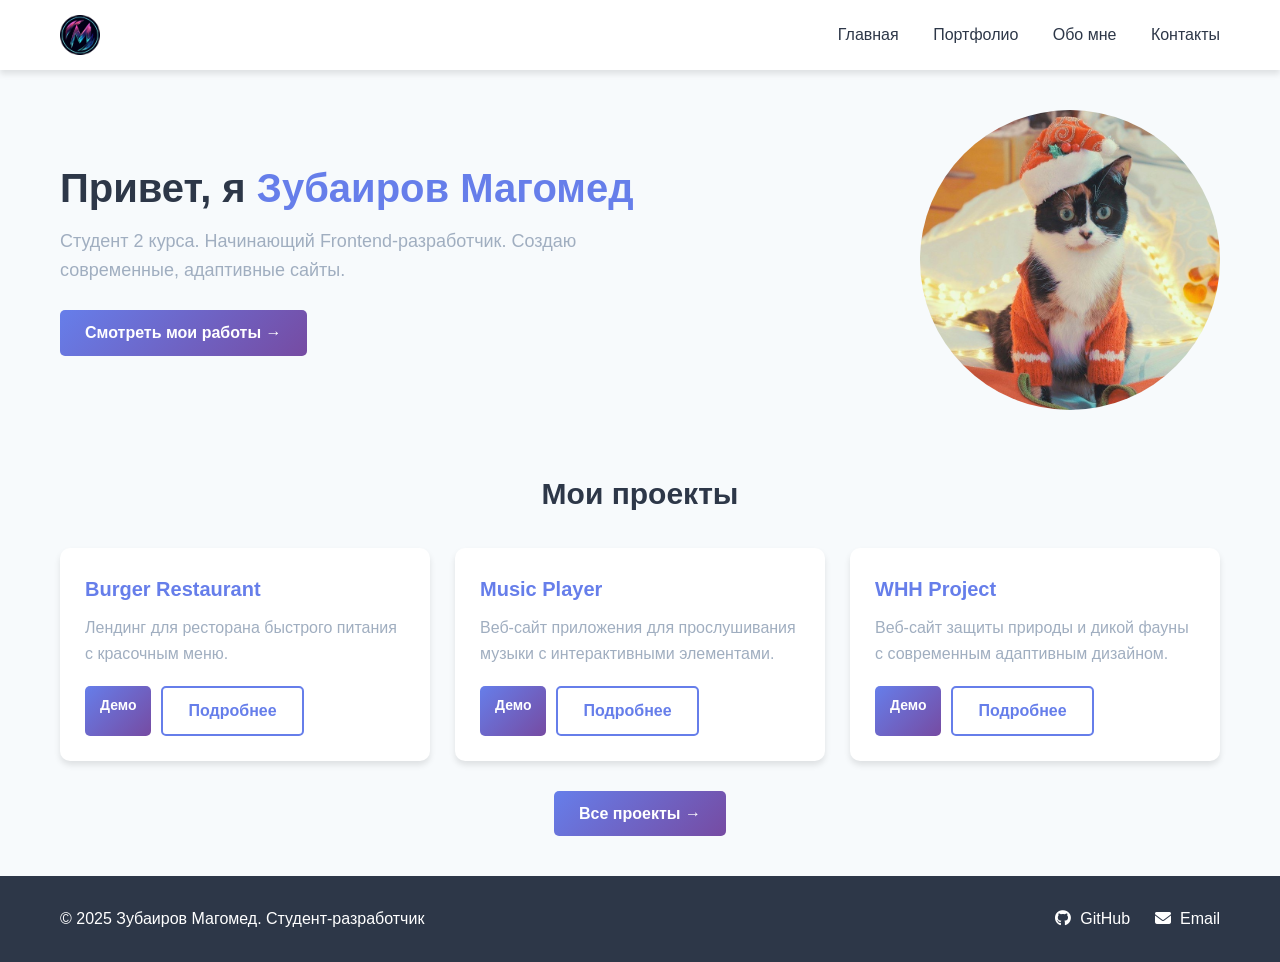
<file: index.html>
<!DOCTYPE html>
<html lang="ru">
<head>
    <meta charset="UTF-8">
    <meta name="viewport" content="width=device-width, initial-scale=1.0">
    <title>Магомед | Главная</title>
    <link rel="stylesheet" href="css/style.css">
    <link rel="stylesheet" href="https://cdnjs.cloudflare.com/ajax/libs/font-awesome/6.4.0/css/all.min.css">
    <link rel="icon" href="images/logo.png">
</head>

<body>
    <header class="header">
        <div class="container">
            <a href="index.html" class="logo">
                <img src="images/logo.png" alt="Логотип">
            </a>
            <nav class="nav">
                <a href="index.html" class="nav__link">Главная</a>
                <a href="portfolio.html" class="nav__link">Портфолио</a>
                <a href="about.html" class="nav__link">Обо мне</a>
                <a href="contacts.html" class="nav__link">Контакты</a>
            </nav>
        </div>
    </header>

    <main class="main">
        <div class="container">
            <section class="hero">
                <div class="hero-content">
                    <h1 class="hero-title">Привет, я <span class="highlight">Зубаиров Магомед</span></h1>
                    <p class="hero-subtitle">Студент 2 курса. Начинающий Frontend-разработчик. Создаю современные, адаптивные сайты.</p>
                    <a href="portfolio.html" class="btn">Смотреть мои работы →</a>
                </div>
                <img src="images/Куки.jpg" alt="Фото профиля" class="hero-image">
            </section>

            <section class="preview-projects">
                <h2 class="section-title">Мои проекты</h2>
                <div class="projects-grid">
                    
                    <!-- ПРОЕКТ 1: Burger -->
                    <div class="project-card">
                        <h3>Burger Restaurant</h3>
                        <p>Лендинг для ресторана быстрого питания с красочным меню.</p>
                        <div class="project-links">
                            <a href="https://magomed007.github.io/burger/" target="_blank" class="btn btn-small">Демо</a>
                            <a href="portfolio.html#burger" class="btn btn-outline">Подробнее</a>
                        </div>
                    </div>
                    
                    <!-- ПРОЕКТ 2: Music Player -->
                    <div class="project-card">
                        <h3>Music Player</h3>
                        <p>Веб-сайт приложения для прослушивания музыки с интерактивными элементами.</p>
                        <div class="project-links">
                            <a href="https://magomed007.github.io/music-player/" target="_blank" class="btn btn-small">Демо</a>
                            <a href="portfolio.html#music" class="btn btn-outline">Подробнее</a>
                        </div>
                    </div>
                    
                    <!-- ПРОЕКТ 3: WHH -->
                    <div class="project-card">
                        <h3>WHH Project</h3>
                        <p>Веб-сайт защиты природы и дикой фауны с современным адаптивным дизайном.</p>
                        <div class="project-links">
                            <a href="https://magomed007.github.io/WHH/" target="_blank" class="btn btn-small">Демо</a>
                            <a href="portfolio.html#whh" class="btn btn-outline">Подробнее</a>
                        </div>
                    </div>
                </div>
                
                <div class="text-center" style="margin-top: 3rem;">
                    <a href="portfolio.html" class="btn">Все проекты →</a>
                </div>
            </section>
        </div>
    </main>

    <footer class="footer">
        <div class="container">
            <div class="footer-content">
                <p>&copy; 2025 Зубаиров Магомед. Студент-разработчик</p>
                <div class="social-links">
                    <a href="https://github.com/magomed007" target="_blank">
                        <i class="fab fa-github"></i> GitHub
                    </a>
                    <a href="https://e.mail.ru/compose/?to=mister-maga02@mail.ru&subject=Вопрос%20с%20сайта-портфолио" target="_blank">
                        <i class="fas fa-envelope"></i> Email
                    </a>
                </div>
            </div>
        </div>
    </footer>
</body>
</html>
</file>
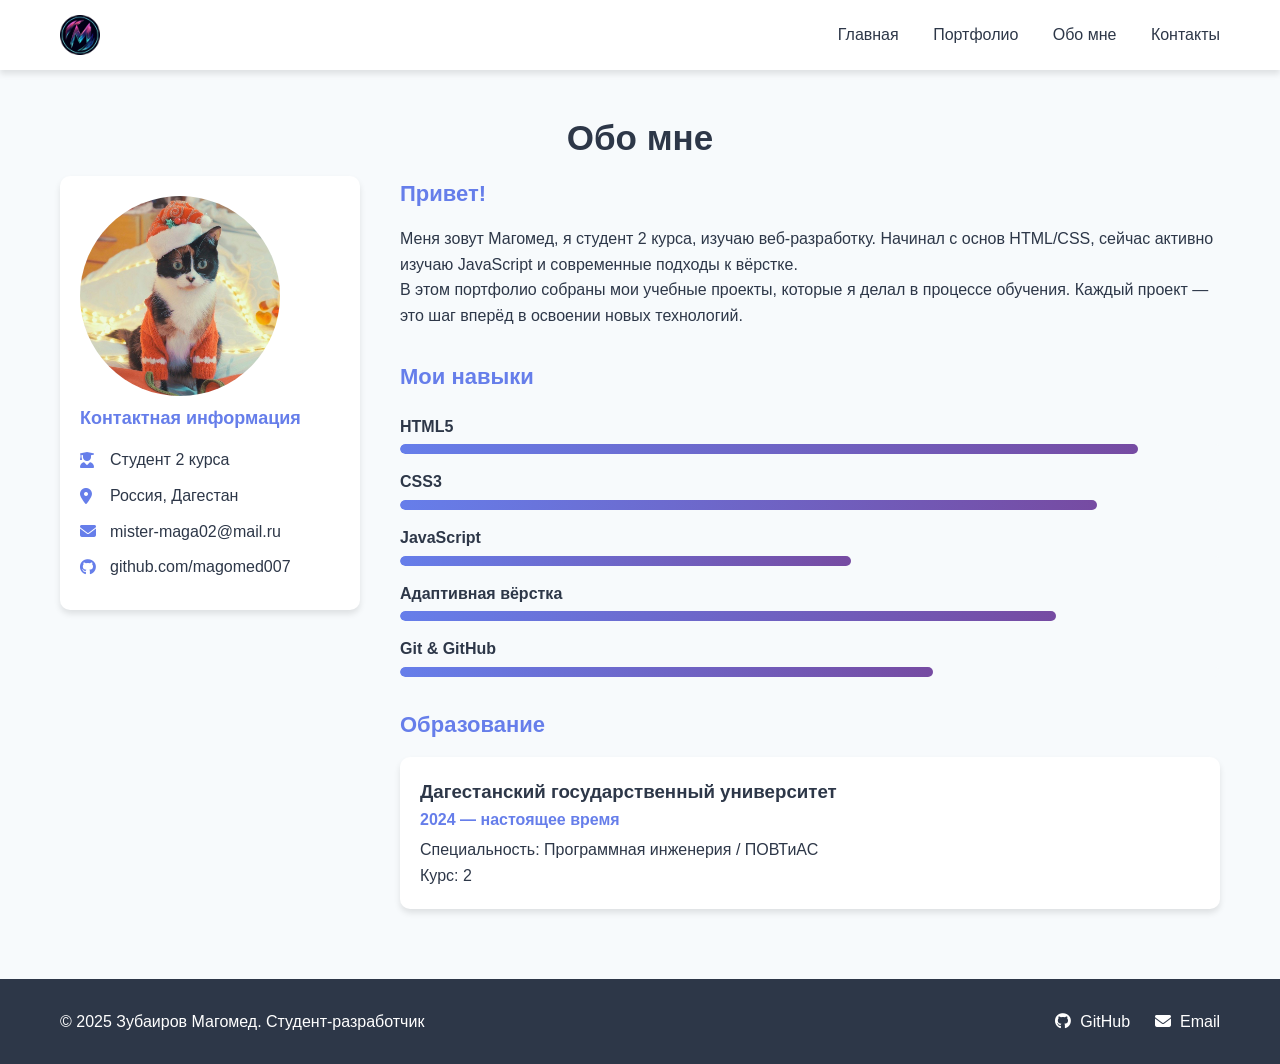
<file: about.html>
<!DOCTYPE html>
<html lang="ru">
<head>
    <meta charset="UTF-8">
    <meta name="viewport" content="width=device-width, initial-scale=1.0">
    <title>Магомед | Обо мне</title>
    <link rel="stylesheet" href="css/style.css">
    <link rel="stylesheet" href="https://cdnjs.cloudflare.com/ajax/libs/font-awesome/6.4.0/css/all.min.css">
    <link rel="icon" href="images/logo.png">
</head>

<body>
    <header class="header">
        <div class="container">
            <a href="index.html" class="logo">
                <img src="images/logo.png" alt="Логотип">
            </a>
            <nav class="nav">
                <a href="index.html" class="nav__link">Главная</a>
                <a href="portfolio.html" class="nav__link">Портфолио</a>
                <a href="about.html" class="nav__link">Обо мне</a>
                <a href="contacts.html" class="nav__link">Контакты</a>
            </nav>
        </div>
    </header>

    <main class="main">
        <div class="container">
            <h1 class="page-title">Обо мне</h1>
            
            <div class="about-content">
                <div class="about-sidebar">
                    <img src="images/Куки.jpg" alt="Фото профиля" class="about-image">
                    
                    <div class="contact-info">
                        <h3>Контактная информация</h3>
                        <p><i class="fas fa-user-graduate"></i> Студент 2 курса</p>
                        <p><i class="fas fa-map-marker-alt"></i> Россия, Дагестан</p>
                        <p><i class="fas fa-envelope"></i> mister-maga02@mail.ru</p>
                        <p><i class="fab fa-github"></i> github.com/magomed007</p>
                    </div>
                </div>
                
                <div class="about-main">
                    <section class="about-section">
                        <h2>Привет!</h2>
                        <p>Меня зовут Магомед, я студент 2 курса, изучаю веб-разработку. Начинал с основ HTML/CSS, сейчас активно изучаю JavaScript и современные подходы к вёрстке.</p>
                        <p>В этом портфолио собраны мои учебные проекты, которые я делал в процессе обучения. Каждый проект — это шаг вперёд в освоении новых технологий.</p>
                    </section>
                    
                    <section class="about-section">
                        <h2>Мои навыки</h2>
                        <div class="skills">
                            <div class="skill">
                                <span class="skill-name">HTML5</span>
                                <div class="skill-bar">
                                    <div class="skill-level" style="width: 90%;"></div>
                                </div>
                            </div>
                            <div class="skill">
                                <span class="skill-name">CSS3</span>
                                <div class="skill-bar">
                                    <div class="skill-level" style="width: 85%;"></div>
                                </div>
                            </div>
                            <div class="skill">
                                <span class="skill-name">JavaScript</span>
                                <div class="skill-bar">
                                    <div class="skill-level" style="width: 55%;"></div>
                                </div>
                            </div>
                            <div class="skill">
                                <span class="skill-name">Адаптивная вёрстка</span>
                                <div class="skill-bar">
                                    <div class="skill-level" style="width: 80%;"></div>
                                </div>
                            </div>
                            <div class="skill">
                                <span class="skill-name">Git & GitHub</span>
                                <div class="skill-bar">
                                    <div class="skill-level" style="width: 65%;"></div>
                                </div>
                            </div>
                        </div>
                    </section>
                    
                    <section class="about-section">
                        <h2>Образование</h2>
                        <div class="education-item">
                            <h3>Дагестанский государственный университет</h3>
                            <p class="education-period">2024 — настоящее время</p>
                            <p>Специальность: Программная инженерия / ПОВТиАС</p>
                            <p>Курс: 2</p>
                        </div>
                    </section>
                </div>
            </div>
        </div>
    </main>

    <footer class="footer">
        <div class="container">
            <div class="footer-content">
                <p>&copy; 2025 Зубаиров Магомед. Студент-разработчик</p>
                <div class="social-links">
                    <a href="https://github.com/magomed007" target="_blank">
                        <i class="fab fa-github"></i> GitHub
                    </a>
                    <a href="https://e.mail.ru/compose/?to=mister-maga02@mail.ru&subject=Вопрос%20с%20сайта-портфолио" target="_blank">
                        <i class="fas fa-envelope"></i> Email
                    </a>
                </div>
            </div>
        </div>
    </footer>
</body>
</html>
</file>
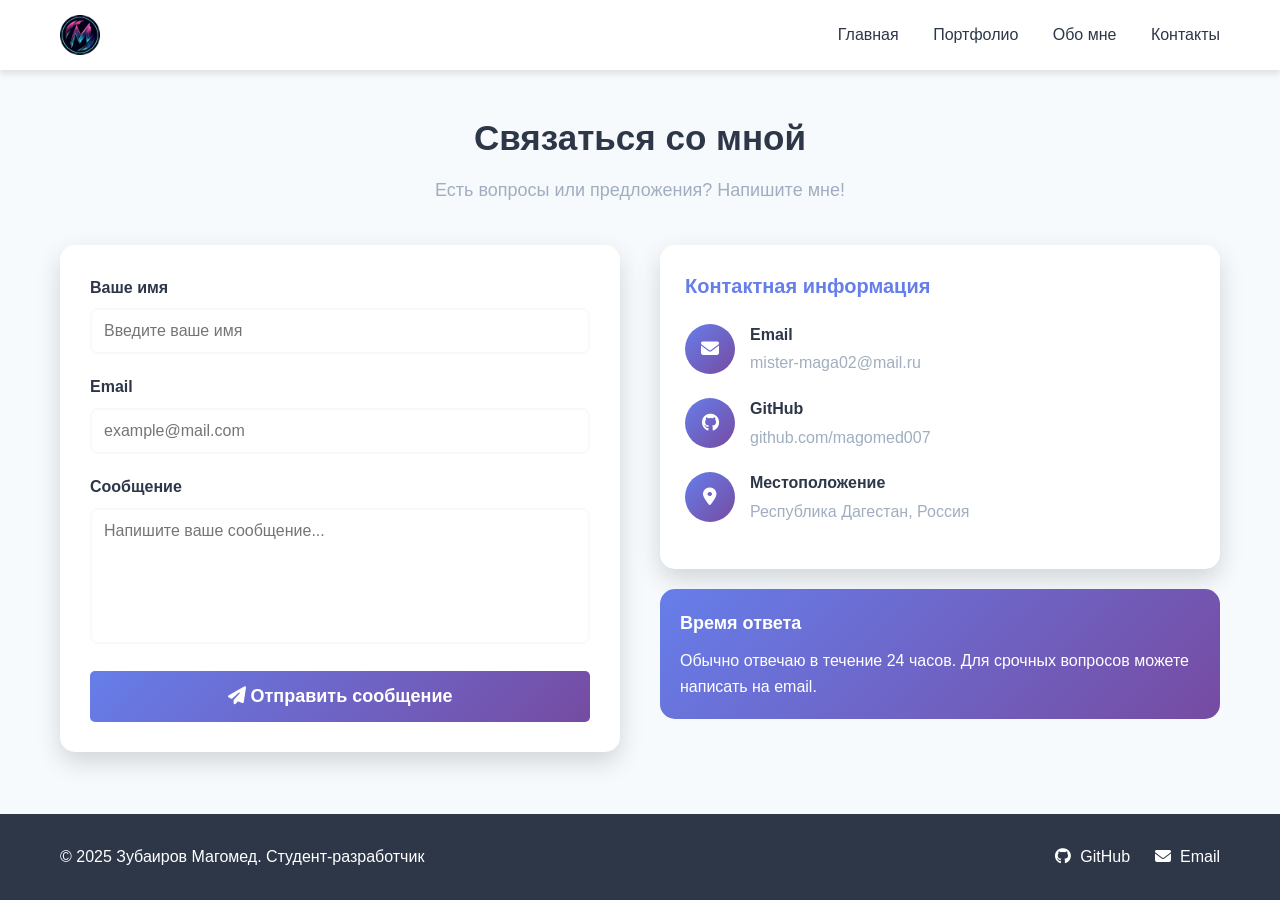
<file: contacts.html>
<!DOCTYPE html>
<html lang="ru">
<head>
    <meta charset="UTF-8">
    <meta name="viewport" content="width=device-width, initial-scale=1.0">
    <title>Магомед | Контакты</title>
    <link rel="stylesheet" href="css/style.css">
    <link rel="stylesheet" href="https://cdnjs.cloudflare.com/ajax/libs/font-awesome/6.4.0/css/all.min.css">
    <link rel="icon" href="images/logo.png">
</head>

<body>
    <header class="header">
        <div class="container">
            <a href="index.html" class="logo">
                <img src="images/logo.png" alt="Логотип">
            </a>
            <nav class="nav">
                <a href="index.html" class="nav__link">Главная</a>
                <a href="portfolio.html" class="nav__link">Портфолио</a>
                <a href="about.html" class="nav__link">Обо мне</a>
                <a href="contacts.html" class="nav__link">Контакты</a>
            </nav>
        </div>
    </header>

    <main class="main">
        <div class="container">
            <h1 class="page-title">Связаться со мной</h1>
            <p class="page-subtitle">Есть вопросы или предложения? Напишите мне!</p>
            
            <div class="contacts-content">
                <div class="contact-form-section">
                    <form class="contact-form">
                        <div class="form-group">
                            <label for="name">Ваше имя</label>
                            <input type="text" id="name" name="name" placeholder="Введите ваше имя" required>
                        </div>
                        
                        <div class="form-group">
                            <label for="email">Email</label>
                            <input type="email" id="email" name="email" placeholder="example@mail.com" required>
                        </div>
                        
                        <div class="form-group">
                            <label for="message">Сообщение</label>
                            <textarea id="message" name="message" rows="6" placeholder="Напишите ваше сообщение..." required></textarea>
                        </div>
                        
                        <button type="submit" class="btn btn-submit">
                            <i class="fas fa-paper-plane"></i> Отправить сообщение
                        </button>
                    </form>
                </div>
                
                <div class="contact-info-section">
                    <div class="contact-card">
                        <h3>Контактная информация</h3>
                        
                        <div class="contact-item">
                            <div class="contact-icon">
                                <i class="fas fa-envelope"></i>
                            </div>
                            <div class="contact-details">
                                <h4>Email</h4>
                                <a href="https://e.mail.ru/compose/?to=mister-maga02@mail.ru&subject=Вопрос%20с%20сайта-портфолио" target="_blank">
                                    mister-maga02@mail.ru
                                </a>
                            </div>
                        </div>
                        
                        <div class="contact-item">
                            <div class="contact-icon">
                                <i class="fab fa-github"></i>
                            </div>
                            <div class="contact-details">
                                <h4>GitHub</h4>
                                <a href="https://github.com/magomed007" target="_blank">github.com/magomed007</a>
                            </div>
                        </div>
                        
                        <div class="contact-item">
                            <div class="contact-icon">
                                <i class="fas fa-map-marker-alt"></i>
                            </div>
                            <div class="contact-details">
                                <h4>Местоположение</h4>
                                <p>Республика Дагестан, Россия</p>
                            </div>
                        </div>
                    </div>
                    
                    <div class="contact-note">
                        <h4>Время ответа</h4>
                        <p>Обычно отвечаю в течение 24 часов. Для срочных вопросов можете написать на email.</p>
                    </div>
                </div>
            </div>
        </div>
    </main>

    <footer class="footer">
        <div class="container">
            <div class="footer-content">
                <p>&copy; 2025 Зубаиров Магомед. Студент-разработчик</p>
                <div class="social-links">
                    <a href="https://github.com/magomed007" target="_blank">
                        <i class="fab fa-github"></i> GitHub
                    </a>
                    <a href="https://e.mail.ru/compose/?to=mister-maga02@mail.ru&subject=Вопрос%20с%20сайта-портфолио" target="_blank">
                        <i class="fas fa-envelope"></i> Email
                    </a>
                </div>
            </div>
        </div>
    </footer>
</body>
</html>
</file>
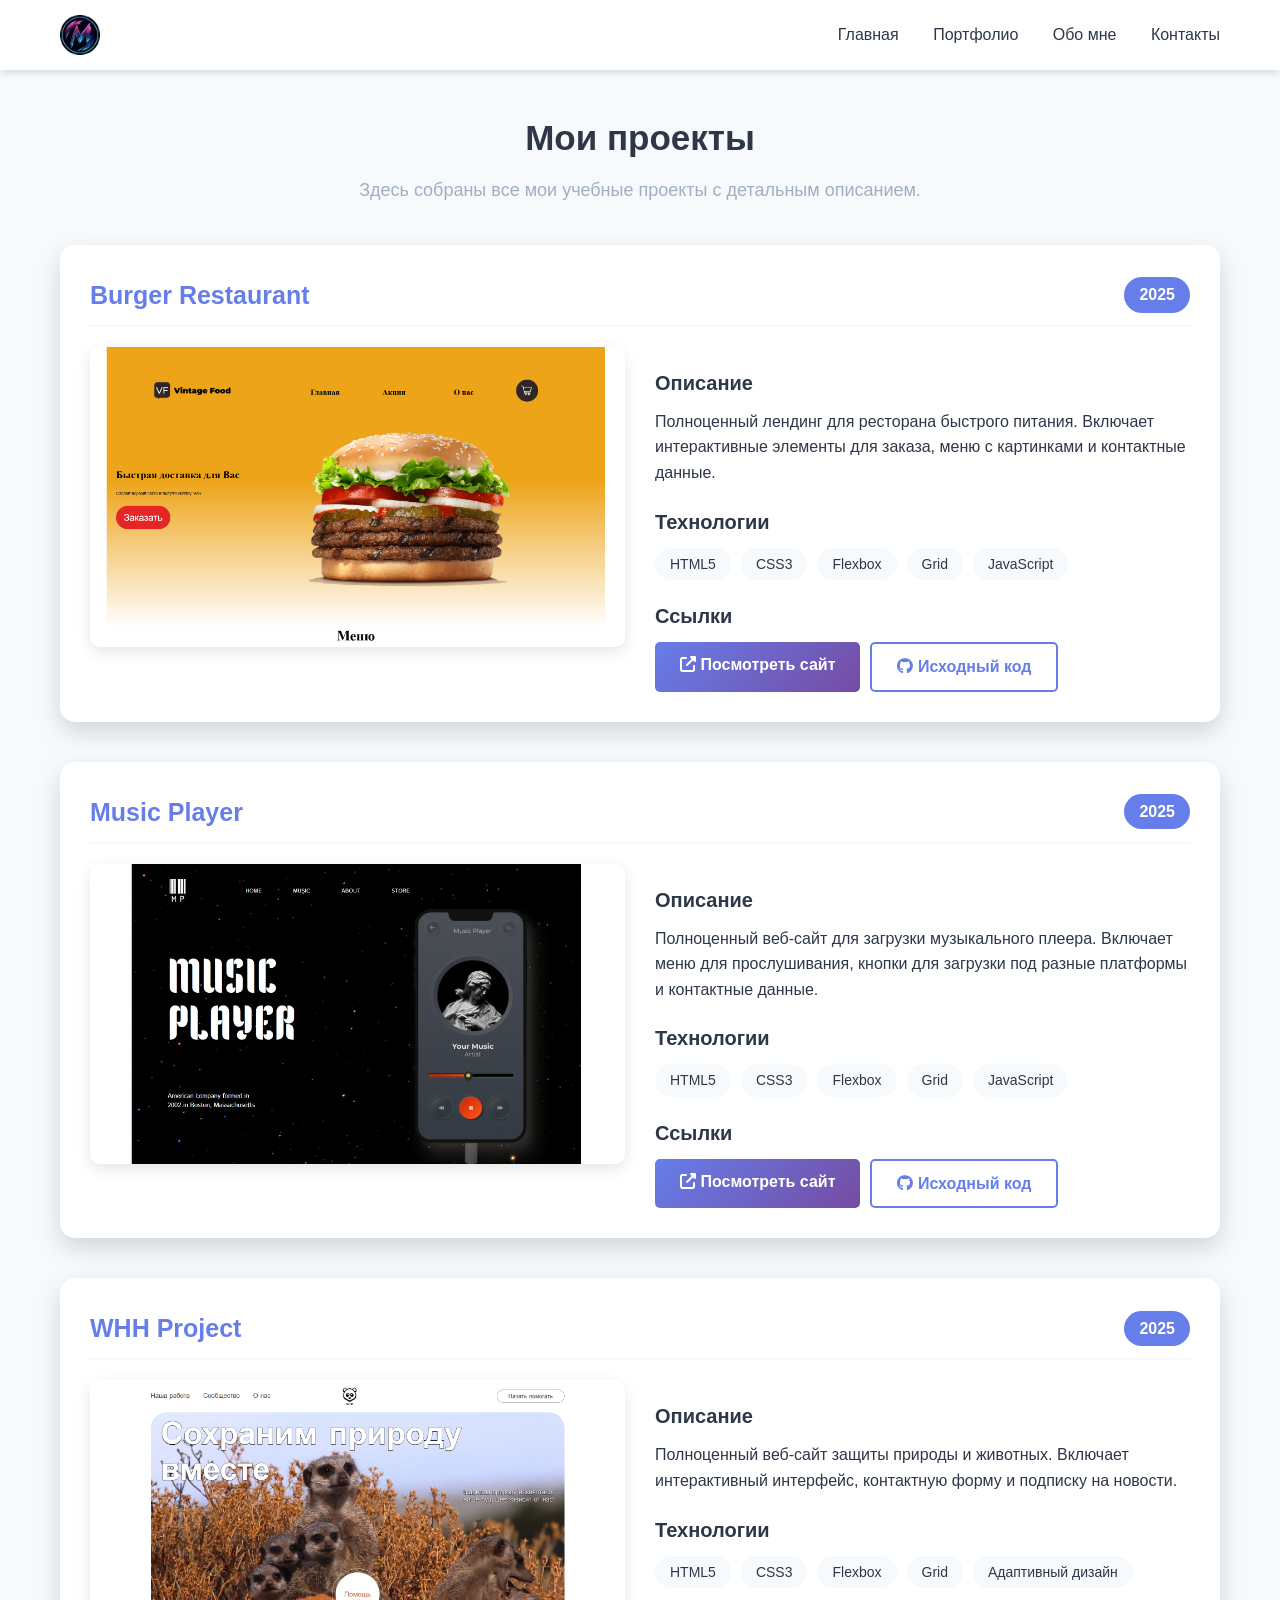
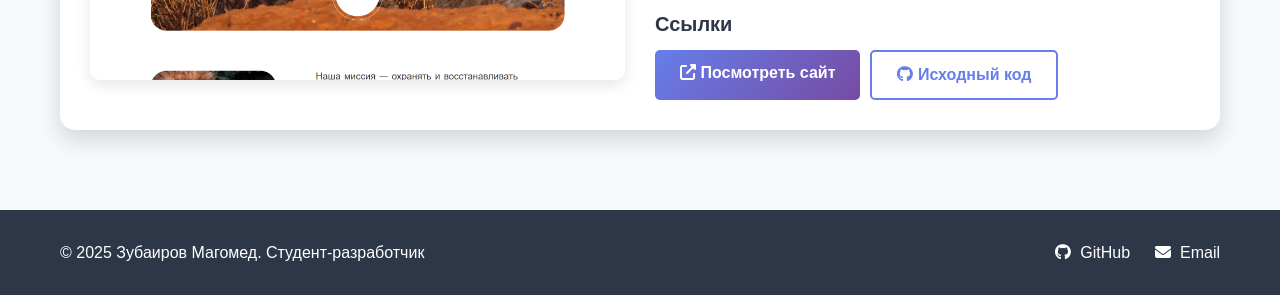
<file: portfolio.html>
<!DOCTYPE html>
<html lang="ru">
<head>
    <meta charset="UTF-8">
    <meta name="viewport" content="width=device-width, initial-scale=1.0">
    <title>Магомед | Портфолио</title>
    <link rel="stylesheet" href="css/style.css">
    <link rel="stylesheet" href="https://cdnjs.cloudflare.com/ajax/libs/font-awesome/6.4.0/css/all.min.css">
    <link rel="icon" href="images/logo.png">
</head>

<body>
    <header class="header">
        <div class="container">
            <a href="index.html" class="logo">
                <img src="images/logo.png" alt="Логотип">
            </a>
            <nav class="nav">
                <a href="index.html" class="nav__link">Главная</a>
                <a href="portfolio.html" class="nav__link">Портфолио</a>
                <a href="about.html" class="nav__link">Обо мне</a>
                <a href="contacts.html" class="nav__link">Контакты</a>
            </nav>
        </div>
    </header>

    <main class="main">
        <div class="container">
            <h1 class="page-title">Мои проекты</h1>
            <p class="page-subtitle">Здесь собраны все мои учебные проекты с детальным описанием.</p>
            
            <!-- ПРОЕКТ 1: Burger -->
            <section id="burger" class="project-detail">
                <div class="project-header">
                    <h2>Burger Restaurant</h2>
                    <span class="project-date">2025</span>
                </div>
                <div class="project-content">
                    <div class="project-image">
                        <img 
                            src="images/magomed007.github.io_burger_.png" 
                            alt="Скриншот сайта Burger Restaurant" 
                            class="project-screenshot"
                        >
                    </div>
                    <div class="project-info">
                        <h3>Описание</h3>
                        <p>Полноценный лендинг для ресторана быстрого питания. Включает интерактивные элементы для заказа, меню с картинками и контактные данные.</p>
                        
                        <h3>Технологии</h3>
                        <div class="tech-tags">
                            <span class="tag">HTML5</span>
                            <span class="tag">CSS3</span>
                            <span class="tag">Flexbox</span>
                            <span class="tag">Grid</span>
                            <span class="tag">JavaScript</span>
                        </div>
                        
                        <h3>Ссылки</h3>
                        <div class="project-links">
                            <a href="https://magomed007.github.io/burger/" target="_blank" class="btn">
                                <i class="fas fa-external-link-alt"></i> Посмотреть сайт
                            </a>
                            <a href="https://github.com/magomed007/burger" target="_blank" class="btn btn-outline">
                                <i class="fab fa-github"></i> Исходный код
                            </a>
                        </div>
                    </div>
                </div>
            </section>
            
            <!-- ПРОЕКТ 2: Music Player -->
            <section id="music" class="project-detail">
                <div class="project-header">
                    <h2>Music Player</h2>
                    <span class="project-date">2025</span>
                </div>
                <div class="project-content">
                    <div class="project-image">
                        <img 
                            src="images/magomed007.github.io_music-player_.png" 
                            alt="Скриншот сайта Music Player" 
                            class="project-screenshot"
                        >
                    </div>
                    <div class="project-info">
                        <h3>Описание</h3>
                        <p>Полноценный веб-сайт для загрузки музыкального плеера. Включает меню для прослушивания, кнопки для загрузки под разные платформы и контактные данные.</p>
                        
                        <h3>Технологии</h3>
                        <div class="tech-tags">
                            <span class="tag">HTML5</span>
                            <span class="tag">CSS3</span>
                            <span class="tag">Flexbox</span>
                            <span class="tag">Grid</span>
                            <span class="tag">JavaScript</span>
                        </div>
                        
                        <h3>Ссылки</h3>
                        <div class="project-links">
                            <a href="https://magomed007.github.io/music-player/" target="_blank" class="btn">
                                <i class="fas fa-external-link-alt"></i> Посмотреть сайт
                            </a>
                            <a href="https://github.com/magomed007/music-player" target="_blank" class="btn btn-outline">
                                <i class="fab fa-github"></i> Исходный код
                            </a>
                        </div>
                    </div>
                </div>
            </section>

            <!-- ПРОЕКТ 3: WHH -->
            <section id="whh" class="project-detail">
                <div class="project-header">
                    <h2>WHH Project</h2>
                    <span class="project-date">2025</span>
                </div>
                <div class="project-content">
                    <div class="project-image">
                        <img 
                            src="images/magomed007.github.io_WHH_.png" 
                            alt="Скриншот сайта WHH Project" 
                            class="project-screenshot"
                        >
                    </div>
                    <div class="project-info">
                        <h3>Описание</h3>
                        <p>Полноценный веб-сайт защиты природы и животных. Включает интерактивный интерфейс, контактную форму и подписку на новости.</p>
                        
                        <h3>Технологии</h3>
                        <div class="tech-tags">
                            <span class="tag">HTML5</span>
                            <span class="tag">CSS3</span>
                            <span class="tag">Flexbox</span>
                            <span class="tag">Grid</span>
                            <span class="tag">Адаптивный дизайн</span>
                        </div>
                        
                        <h3>Ссылки</h3>
                        <div class="project-links">
                            <a href="https://magomed007.github.io/WHH/" target="_blank" class="btn">
                                <i class="fas fa-external-link-alt"></i> Посмотреть сайт
                            </a>
                            <a href="https://github.com/magomed007/WHH" target="_blank" class="btn btn-outline">
                                <i class="fab fa-github"></i> Исходный код
                            </a>
                        </div>
                    </div>
                </div>
            </section>

        </div>
    </main>

    <footer class="footer">
        <div class="container">
            <div class="footer-content">
                <p>&copy; 2025 Зубаиров Магомед. Студент-разработчик</p>
                <div class="social-links">
                    <a href="https://github.com/magomed007" target="_blank">
                        <i class="fab fa-github"></i> GitHub
                    </a>
                    <a href="https://e.mail.ru/compose/?to=mister-maga02@mail.ru&subject=Вопрос%20с%20сайта-портфолио" target="_blank">
                        <i class="fas fa-envelope"></i> Email
                    </a>
                </div>
            </div>
        </div>
    </footer>
</body>
</html>
</file>
<file: css/style.css>
:root {
    font-size: 62.5%;
    
    --primary: #667eea;
    --primary-dark: #5a67d8;
    --secondary: #764ba2;
    --dark: #2d3748;
    --light: #f7fafc;
    --gray: #a0aec0;
    --white: #ffffff;
    
    --shadow: 0 4px 6px rgba(0, 0, 0, 0.1);
    --shadow-lg: 0 10px 25px rgba(0, 0, 0, 0.15);
}

* {
    margin: 0;
    padding: 0;
    box-sizing: border-box;
}

html {
    scroll-behavior: smooth;
}

body {
    font-family: 'Segoe UI', Tahoma, Geneva, Verdana, sans-serif;
    font-size: 1.6rem;
    line-height: 1.6;
    color: var(--dark);
    background-color: var(--light);
    min-height: 100vh;
    display: flex;
    flex-direction: column;
}

.container {
    width: 100%;
    max-width: 1200px;
    margin: 0 auto;
    padding: 0 2rem;
}

.header {
    background: var(--white);
    box-shadow: var(--shadow);
    padding: 1.5rem 0;
    position: sticky;
    top: 0;
    z-index: 1000;
}

.header .container {
    display: flex;
    justify-content: space-between;
    align-items: center;
}

.logo {
    display: flex;
    align-items: center;
}

.logo img {
    height: 40px;
    width: auto;
    display: block;
}

.nav__link {
    color: var(--dark);
    text-decoration: none;
    margin-left: 3rem;
    font-weight: 500;
    transition: color 0.3s;
}

.nav__link:hover {
    color: var(--primary);
}

.main {
    flex: 1;
    padding: 4rem 0;
}

.footer {
    background: var(--dark);
    color: var(--white);
    padding: 3rem 0;
    margin-top: auto;
}

.footer-content {
    display: flex;
    justify-content: space-between;
    align-items: center;
}

.social-links a {
    color: var(--white);
    text-decoration: none;
    margin-left: 2rem;
    transition: opacity 0.3s;
}

.social-links a:hover {
    opacity: 0.8;
}

.social-links i {
    margin-right: 0.5rem;
}

.btn {
    display: inline-block;
    padding: 1rem 2.5rem;
    background: linear-gradient(135deg, var(--primary), var(--secondary));
    color: var(--white);
    text-decoration: none;
    border-radius: 5px;
    border: none;
    font-weight: 600;
    cursor: pointer;
    transition: transform 0.3s, box-shadow 0.3s;
}

.btn:hover {
    transform: translateY(-3px);
    box-shadow: var(--shadow-lg);
}

@media (max-width: 768px) {
    :root { font-size: 56.25%; }
    
    .header .container {
        flex-direction: column;
        gap: 1.5rem;
    }
    
    .nav__link {
        margin: 0 1rem;
    }
    
    .footer-content {
        flex-direction: column;
        gap: 1.5rem;
        text-align: center;
    }
}

.hero {
    display: flex;
    flex-wrap: wrap;
    align-items: center;
    justify-content: space-between;
    gap: 4rem;
    margin-bottom: 6rem;
}

.hero-title {
    font-size: 4rem;
    margin-bottom: 1.5rem;
    line-height: 1.2;
}

.highlight {
    color: var(--primary);
}

.hero-subtitle {
    font-size: 1.8rem;
    color: var(--gray);
    margin-bottom: 2.5rem;
    max-width: 600px;
}

.hero-image {
    width: 300px;
    height: 300px;
    background: var(--primary);
    border-radius: 50%;
    object-fit: cover;
}

.section-title {
    font-size: 3rem;
    text-align: center;
    margin-bottom: 3rem;
    color: var(--dark);
}

.projects-grid {
    display: grid;
    grid-template-columns: repeat(auto-fit, minmax(300px, 1fr));
    gap: 2.5rem;
    margin-bottom: 3rem;
}

.project-card {
    background: var(--white);
    border-radius: 10px;
    padding: 2.5rem;
    box-shadow: var(--shadow);
    transition: transform 0.3s;
}

.project-card:hover {
    transform: translateY(-10px);
}

.project-card h3 {
    font-size: 2rem;
    margin-bottom: 1rem;
    color: var(--primary);
}

.project-card p {
    color: var(--gray);
    margin-bottom: 2rem;
}

.project-links {
    display: flex;
    gap: 1rem;
}

.btn-small {
    padding: 0.8rem 1.5rem;
    font-size: 1.4rem;
}

.btn-outline {
    background: transparent;
    border: 2px solid var(--primary);
    color: var(--primary);
}

.text-center {
    text-align: center;
}

.page-title {
    font-size: 3.5rem;
    text-align: center;
    margin-bottom: 1rem;
}

.page-subtitle {
    text-align: center;
    color: var(--gray);
    margin-bottom: 4rem;
    font-size: 1.8rem;
}

.project-detail {
    background: var(--white);
    border-radius: 15px;
    padding: 3rem;
    margin-bottom: 4rem;
    box-shadow: var(--shadow-lg);
}

.project-header {
    display: flex;
    justify-content: space-between;
    align-items: center;
    margin-bottom: 2rem;
    border-bottom: 2px solid var(--light);
    padding-bottom: 1rem;
}

.project-header h2 {
    font-size: 2.5rem;
    color: var(--primary);
}

.project-date {
    background: var(--primary);
    color: var(--white);
    padding: 0.5rem 1.5rem;
    border-radius: 20px;
    font-weight: 600;
}

.project-content {
    display: grid;
    grid-template-columns: 1fr 1fr;
    gap: 3rem;
}

.project-screenshot {
    width: 100%;
    height: 300px;
    object-fit: cover;
    object-position: top;
    border-radius: 10px;
    box-shadow: 0 5px 15px rgba(0,0,0,0.1);
}

.project-info h3 {
    font-size: 2rem;
    margin: 2rem 0 1rem;
    color: var(--dark);
}

.tech-tags {
    display: flex;
    flex-wrap: wrap;
    gap: 1rem;
    margin: 1rem 0 2rem;
}

.tag {
    background: var(--light);
    padding: 0.5rem 1.5rem;
    border-radius: 20px;
    font-size: 1.4rem;
    color: var(--dark);
}

@media (max-width: 992px) {
    .project-content {
        grid-template-columns: 1fr;
    }
}

.about-content {
    display: grid;
    grid-template-columns: 300px 1fr;
    gap: 4rem;
}

.about-sidebar {
    background: var(--white);
    padding: 2rem;
    border-radius: 10px;
    box-shadow: var(--shadow);
    height: fit-content;
}

.about-image {
    width: 200px;
    height: 200px;
    background: var(--gray);
    border-radius: 50%;
    object-fit: cover;
    margin: 0 auto;
}

.profile-image {
    margin-bottom: 2rem;
}

.contact-info h3 {
    font-size: 1.8rem;
    margin-bottom: 1.5rem;
    color: var(--primary);
}

.contact-info p {
    margin-bottom: 1rem;
    display: flex;
    align-items: center;
}

.contact-info i {
    margin-right: 1rem;
    color: var(--primary);
    width: 20px;
}

.about-section {
    margin-bottom: 3rem;
}

.about-section h2 {
    font-size: 2.2rem;
    margin-bottom: 1.5rem;
    color: var(--primary);
}

.skills {
    margin-top: 2rem;
}

.skill {
    margin-bottom: 1.5rem;
}

.skill-name {
    display: block;
    margin-bottom: 0.5rem;
    font-weight: 600;
}

.skill-bar {
    height: 10px;
    background: var(--light);
    border-radius: 5px;
    overflow: hidden;
}

.skill-level {
    height: 100%;
    background: linear-gradient(to right, var(--primary), var(--secondary));
    border-radius: 5px;
}

.education-item {
    background: var(--white);
    padding: 2rem;
    border-radius: 10px;
    box-shadow: var(--shadow);
}

.education-period {
    color: var(--primary);
    font-weight: 600;
    margin-bottom: 0.5rem;
}

@media (max-width: 768px) {
    .about-content {
        grid-template-columns: 1fr;
    }
}

.contacts-content {
    display: grid;
    grid-template-columns: 1fr 1fr;
    gap: 4rem;
}

.contact-form-section {
    background: var(--white);
    padding: 3rem;
    border-radius: 15px;
    box-shadow: var(--shadow-lg);
}

.form-group {
    margin-bottom: 2rem;
}

.form-group label {
    display: block;
    margin-bottom: 0.8rem;
    font-weight: 600;
    color: var(--dark);
}

.form-group input,
.form-group textarea {
    width: 100%;
    padding: 1.2rem;
    border: 2px solid var(--light);
    border-radius: 8px;
    font-size: 1.6rem;
    font-family: inherit;
    transition: border-color 0.3s;
}

.form-group textarea {
    resize: none;
}

.form-group input:focus,
.form-group textarea:focus {
    outline: none;
    border-color: var(--primary);
}

.btn-submit {
    width: 100%;
    padding: 1.5rem;
    font-size: 1.8rem;
}

.contact-info-section {
    display: flex;
    flex-direction: column;
    gap: 2rem;
}

.contact-card {
    background: var(--white);
    padding: 2.5rem;
    border-radius: 15px;
    box-shadow: var(--shadow-lg);
}

.contact-card h3 {
    font-size: 2rem;
    margin-bottom: 2rem;
    color: var(--primary);
}

.contact-item {
    display: flex;
    align-items: center;
    gap: 1.5rem;
    margin-bottom: 2rem;
}

.contact-icon {
    width: 50px;
    height: 50px;
    background: linear-gradient(135deg, var(--primary), var(--secondary));
    border-radius: 50%;
    display: flex;
    align-items: center;
    justify-content: center;
}

.contact-icon i {
    color: var(--white);
    font-size: 1.8rem;
}

.contact-details h4 {
    font-size: 1.6rem;
    margin-bottom: 0.3rem;
    color: var(--dark);
}

.contact-details a,
.contact-details p {
    color: var(--gray);
    text-decoration: none;
}

.contact-details a:hover {
    color: var(--primary);
}

.contact-note {
    background: linear-gradient(135deg, var(--primary), var(--secondary));
    color: var(--white);
    padding: 2rem;
    border-radius: 15px;
}

.contact-note h4 {
    font-size: 1.8rem;
    margin-bottom: 1rem;
}

@media (max-width: 992px) {
    .contacts-content {
        grid-template-columns: 1fr;
    }
}
</file>
